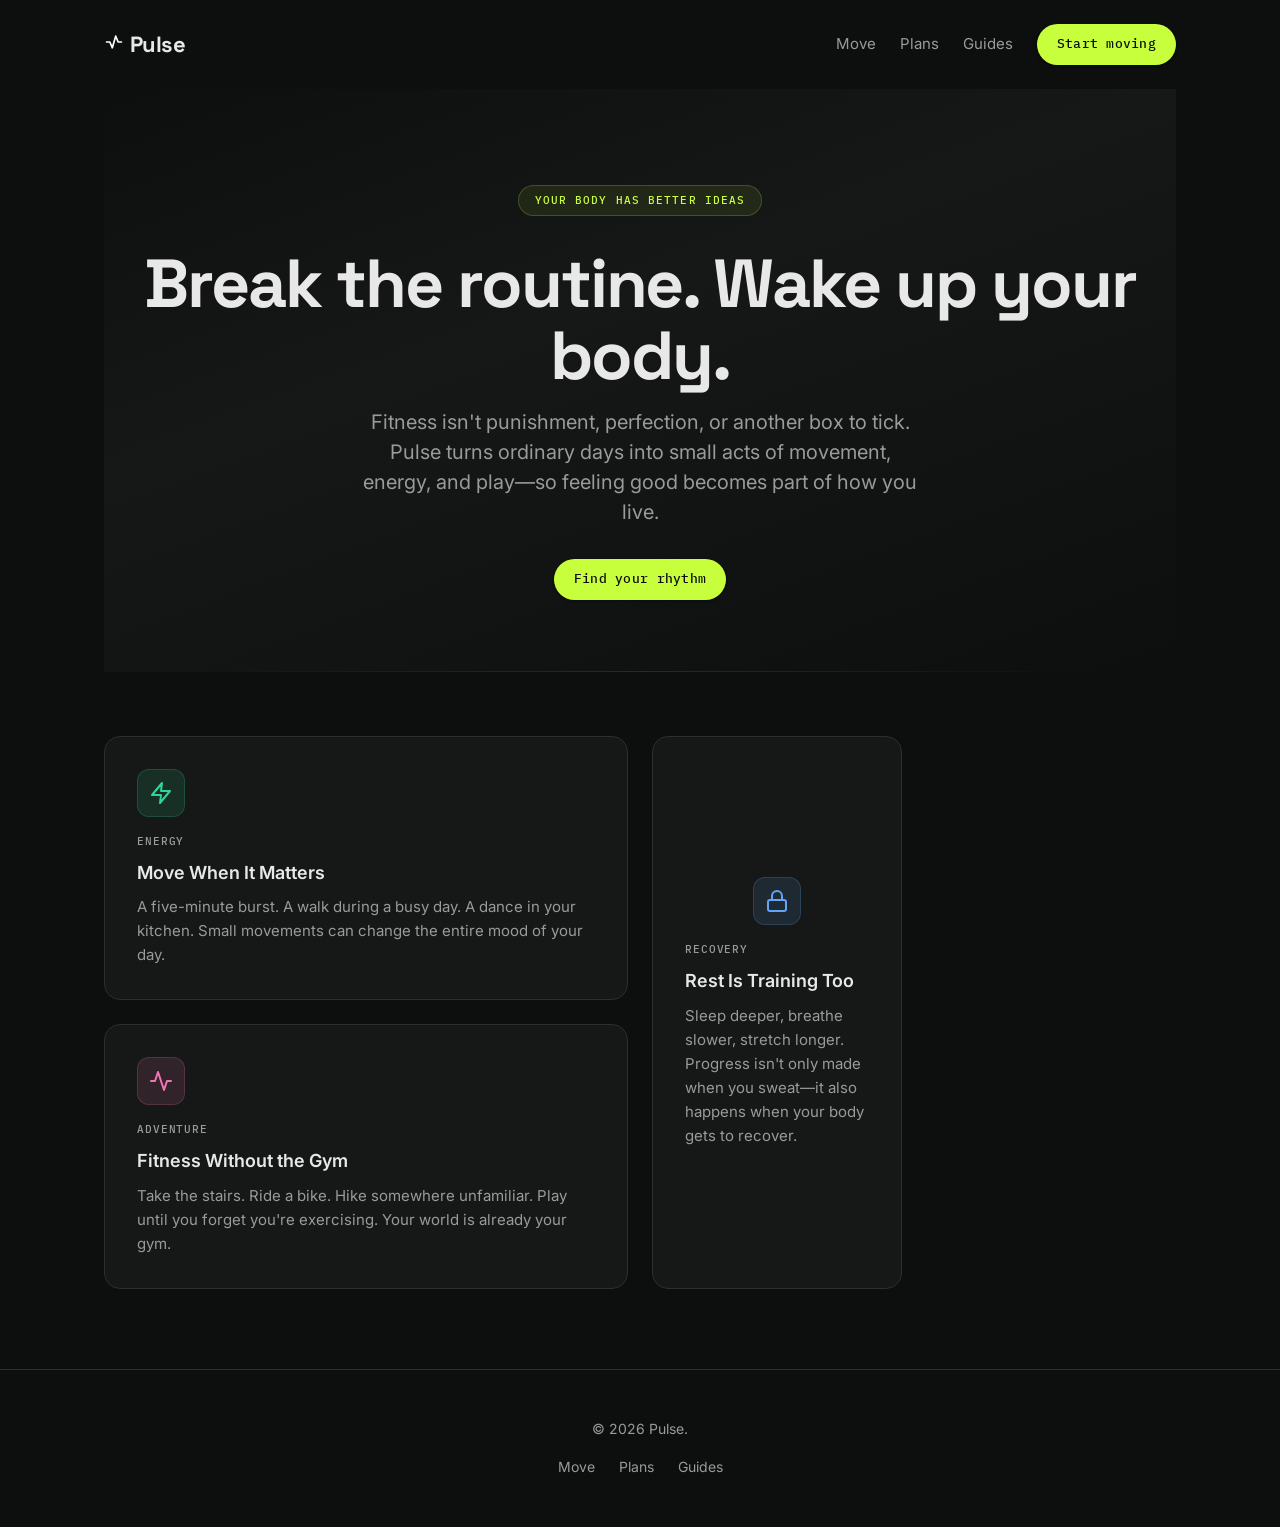
<file: median-page/index.html>
<!doctype html>
<html lang="en">
<head>
<meta charset="utf-8" />
<meta name="viewport" content="width=device-width, initial-scale=1, viewport-fit=cover" />
<title>Pulse</title>
<link rel="preconnect" href="https://fonts.googleapis.com" />
<link rel="preconnect" href="https://fonts.gstatic.com" crossorigin />
<link href="https://fonts.googleapis.com/css2?family=Space+Grotesk:wght@500;700&family=Inter:wght@400;500;600&family=IBM+Plex+Mono:wght@500&display=swap" rel="stylesheet" />
<link rel="stylesheet" href="styles.css" />
<style>
  /* --- Bento Grid (index-specific) --- */
  .features {
    display: grid;
    grid-template-columns: repeat(4, 1fr);
    grid-template-rows: auto auto;
    gap: 24px;
    padding: 64px 0 80px;
  }
  .card--speed { grid-column: span 2; text-align: left; }
  .card--secure { grid-row: span 2; display: flex; flex-direction: column; justify-content: center; }
  .card--scale { grid-column: span 2; text-align: left; }

  .card:nth-child(1) { animation: fadeUp 0.6s ease-out 0.1s both; }
  .card:nth-child(2) { animation: fadeUp 0.6s ease-out 0.2s both; }
  .card:nth-child(3) { animation: fadeUp 0.6s ease-out 0.3s both; }

  .card--speed:hover { border-color: var(--card-speed-accent); box-shadow: var(--shadow-lg), 0 0 0 1px var(--card-speed-accent); }
  .card--secure:hover { border-color: var(--card-secure-accent); box-shadow: var(--shadow-lg), 0 0 0 1px var(--card-secure-accent); }
  .card--scale:hover { border-color: var(--card-scale-accent); box-shadow: var(--shadow-lg), 0 0 0 1px var(--card-scale-accent); }

  .card:not(.card--speed):not(.card--scale) .icon { margin: 0 auto 16px; }
  .card--speed .icon { background: rgba(52, 211, 153, 0.12); border: 1px solid rgba(52, 211, 153, 0.2); }
  .card--secure .icon { background: rgba(96, 165, 250, 0.12); border: 1px solid rgba(96, 165, 250, 0.2); }
  .card--scale .icon { background: rgba(244, 114, 182, 0.12); border: 1px solid rgba(244, 114, 182, 0.2); }

  .card--speed:hover h2 { color: var(--card-speed-accent); }
  .card--secure:hover h2 { color: var(--card-secure-accent); }
  .card--scale:hover h2 { color: var(--card-scale-accent); }

  .hero { animation: fadeUp 0.8s ease-out both; }
</style>
</head>
<body>
  <div class="wrap">
    <nav>
      <a href="index.html">
        <div class="logo">
          <svg width="20px" height="20px" viewBox="0 0 24 24" xmlns="http://www.w3.org/2000/svg" fill="none"><path stroke="#ffffff" stroke-linecap="round" stroke-linejoin="round" stroke-width="2" d="M3 12h4l3 7 4-14 3 7h4"/></svg>
          Pulse
        </div>
      </a>
      <button class="menu-toggle" aria-label="Toggle menu" aria-expanded="false">
        <span></span><span></span><span></span>
      </button>
      <div class="nav-links" aria-hidden="true">
        <a href="move.html">Move</a>
        <a href="plans.html">Plans</a>
        <a href="guides.html">Guides</a>
        <a href="plans.html" class="pill">Start moving</a>
      </div>
    </nav>

    <header class="hero">
      <div class="eyebrow">Your body has better ideas</div>
      <h1>Break the routine. Wake up your body.</h1>
      <p>Fitness isn't punishment, perfection, or another box to tick. Pulse turns ordinary days into small acts of movement, energy, and play—so feeling good becomes part of how you live.</p>
      <a href="plans.html" class="pill hero-cta" aria-label="Start your wellness journey for free">Find your rhythm</a>
    </header>
  </div>

  <main>
    <section class="wrap">
      <div class="features" aria-label="Ways to move differently">
        <div class="card card--speed">
          <div class="icon">
            <svg viewBox="0 0 24 24" fill="none" stroke="var(--card-speed-accent)" stroke-width="2" stroke-linecap="round" stroke-linejoin="round"><polygon points="13 2 3 14 12 14 11 22 21 10 12 10 13 2"/></svg>
          </div>
          <span class="label">Energy</span>
          <h2>Move When It Matters</h2>
          <p>A five-minute burst. A walk during a busy day. A dance in your kitchen. Small movements can change the entire mood of your day.</p>
        </div>

        <div class="card card--secure">
          <div class="icon">
            <svg viewBox="0 0 24 24" fill="none" stroke="var(--card-secure-accent)" stroke-width="2" stroke-linecap="round" stroke-linejoin="round"><rect x="3" y="11" width="18" height="11" rx="2" ry="2"/><path d="M7 11V7a5 5 0 0 1 10 0v4"/></svg>
          </div>
          <span class="label">Recovery</span>
          <h2>Rest Is Training Too</h2>
          <p>Sleep deeper, breathe slower, stretch longer. Progress isn't only made when you sweat—it also happens when your body gets to recover.</p>
        </div>

        <div class="card card--scale">
          <div class="icon">
            <svg viewBox="0 0 24 24" fill="none" stroke="var(--card-scale-accent)" stroke-width="2" stroke-linecap="round" stroke-linejoin="round"><polyline points="22 12 18 12 15 21 9 3 6 12 2 12"/></svg>
          </div>
          <span class="label">Adventure</span>
          <h2>Fitness Without the Gym</h2>
          <p>Take the stairs. Ride a bike. Hike somewhere unfamiliar. Play until you forget you're exercising. Your world is already your gym.</p>
        </div>
      </div>
    </section>
  </main>

  <footer>
    <div class="wrap">
      <p>&copy; 2026 Pulse.</p>
      <nav>
        <a href="move.html">Move</a>
        <a href="plans.html">Plans</a>
        <a href="guides.html">Guides</a>
      </nav>
    </div>
  </footer>

  <div class="nav-overlay" aria-hidden="true"></div>
  <script src="mobile-nav.js"></script>
</body>
</html>
</file>
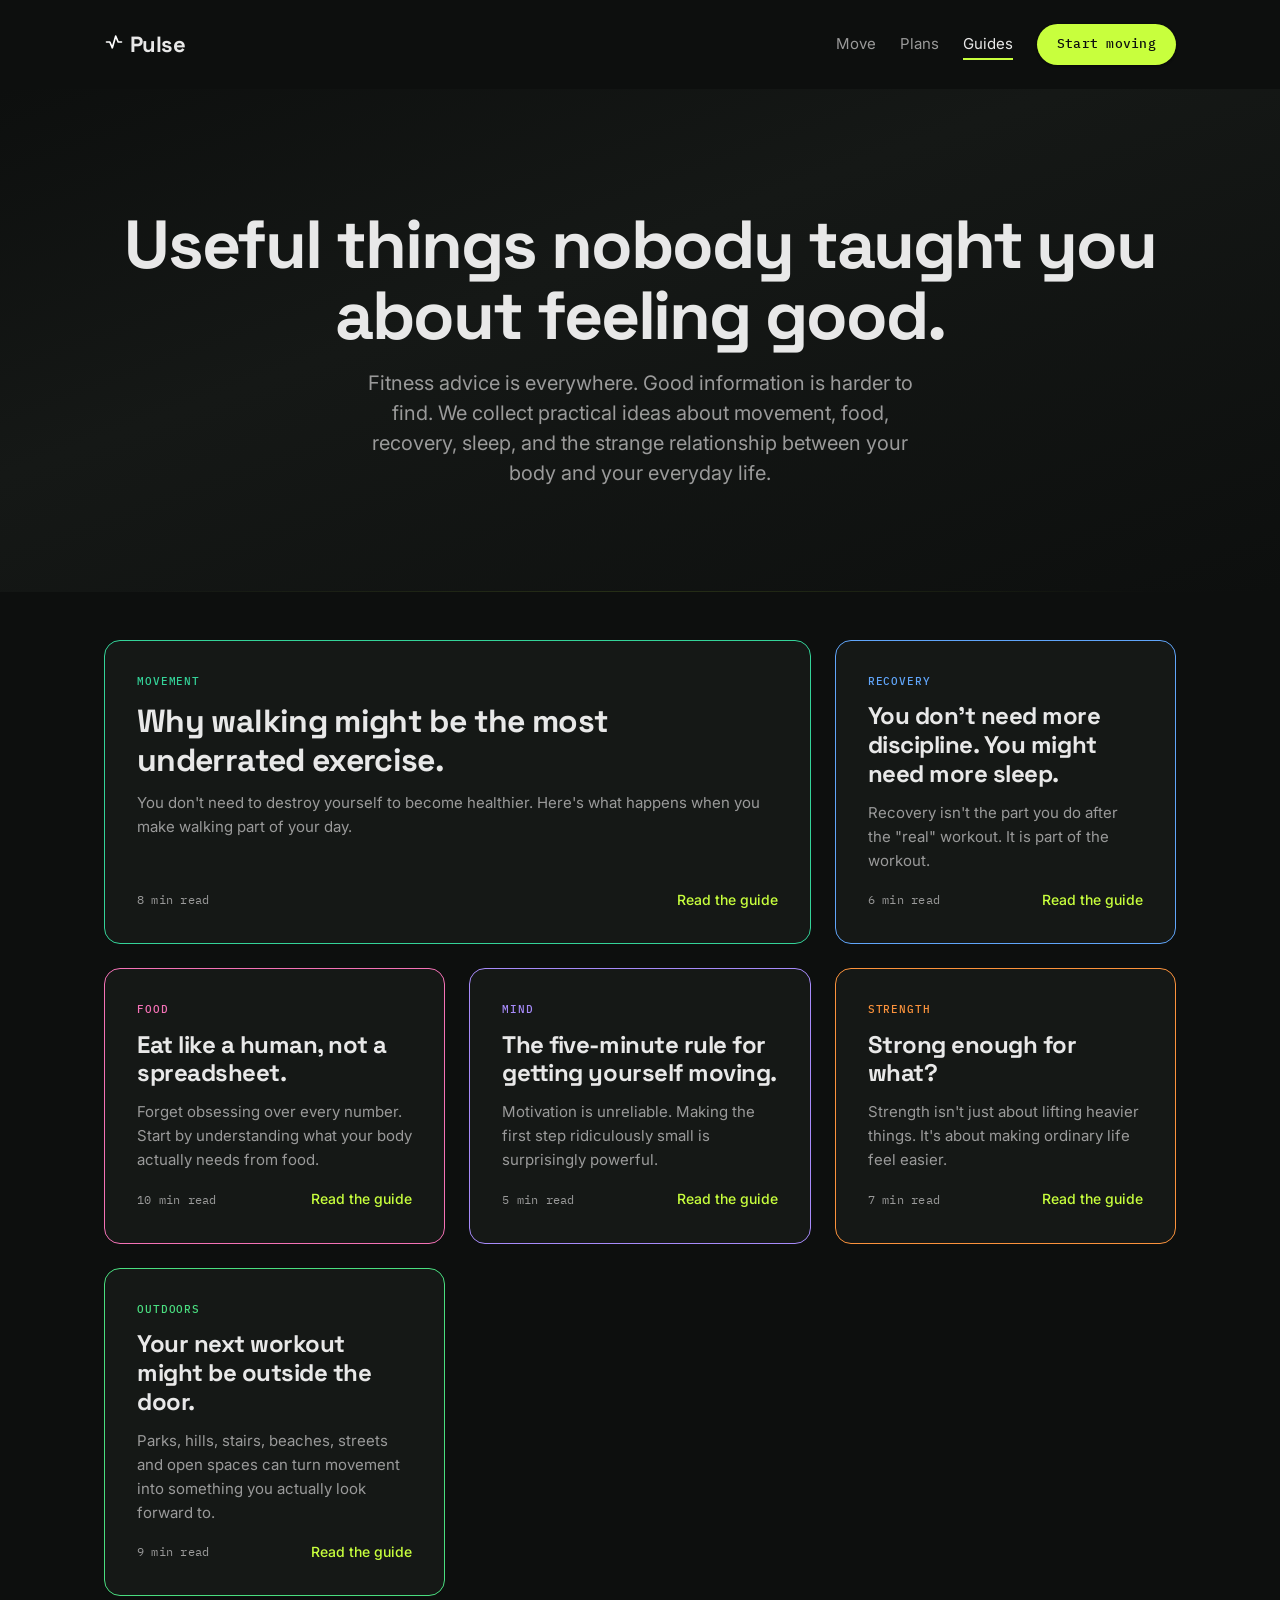
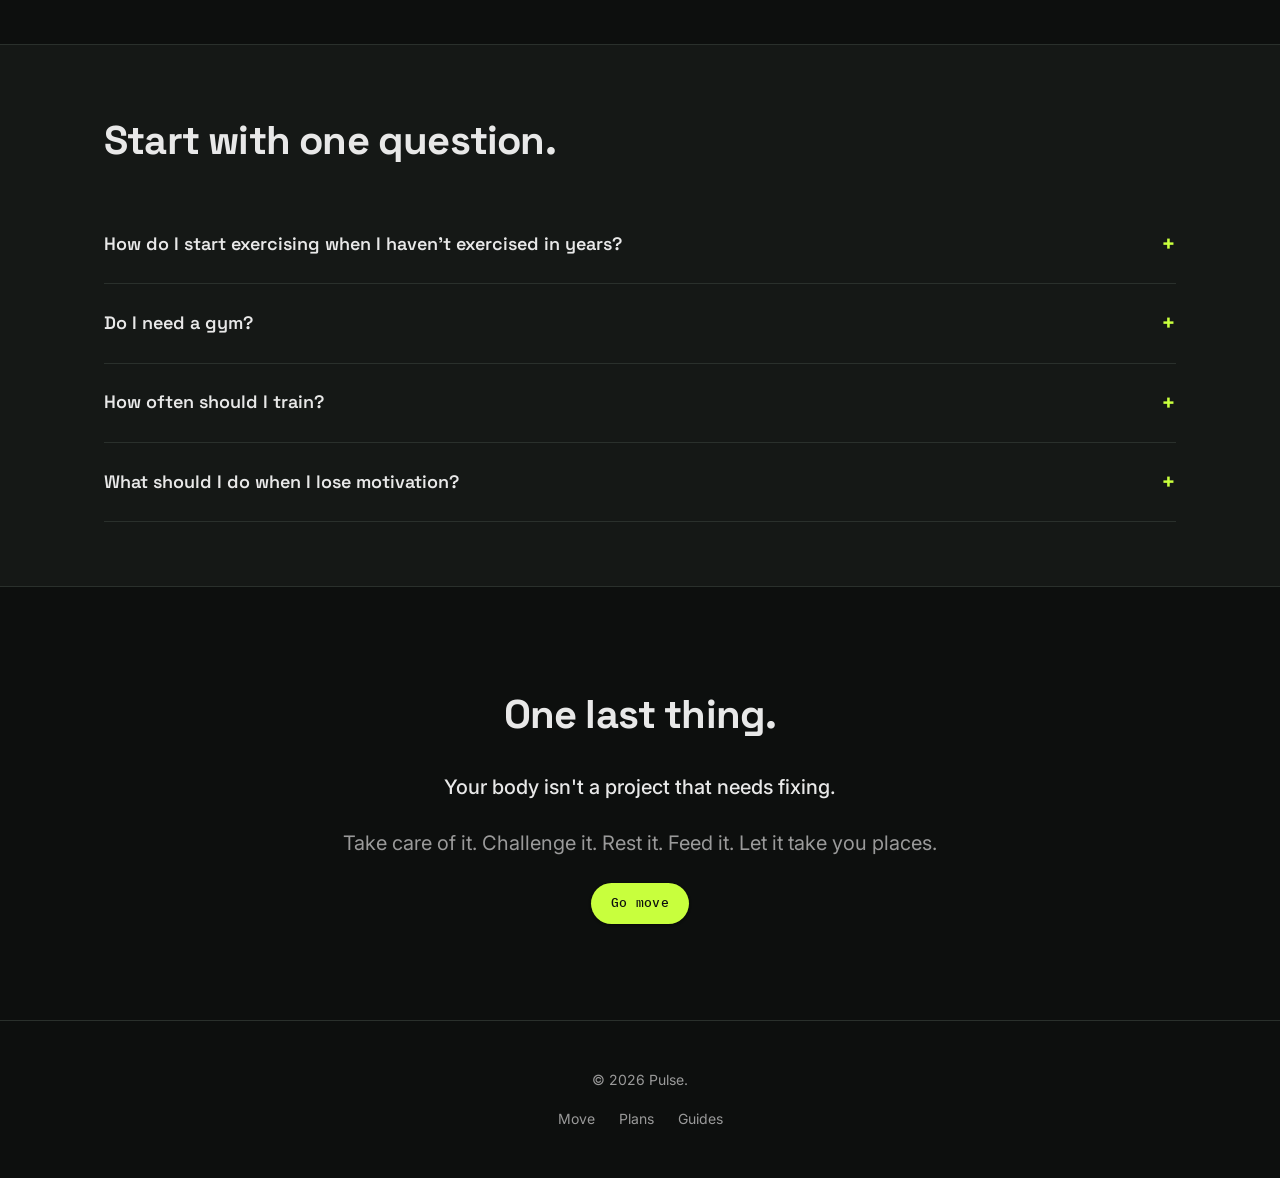
<file: median-page/guides.html>
<!doctype html>
<html lang="en">
<head>
<meta charset="utf-8" />
<meta name="viewport" content="width=device-width, initial-scale=1, viewport-fit=cover" />
<title>Guides — Pulse</title>
<link rel="preconnect" href="https://fonts.googleapis.com" />
<link rel="preconnect" href="https://fonts.gstatic.com" crossorigin />
<link href="https://fonts.googleapis.com/css2?family=Space+Grotesk:wght@500;700&family=Inter:wght@400;500;600&family=IBM+Plex+Mono:wght@500&display=swap" rel="stylesheet" />
<link rel="stylesheet" href="styles.css" />
<style>
  /* --- Guides Grid --- */
  .guides-grid {
    display: grid;
    grid-template-columns: repeat(3, 1fr);
    gap: 24px;
    padding: 48px 0;
  }
  .guide-card {
    background: var(--card);
    border: 1px solid var(--border);
    border-radius: 16px;
    padding: 32px;
    transition: transform 0.25s ease, box-shadow 0.25s ease, border-color 0.25s ease;
    position: relative;
    overflow: hidden;
    display: flex;
    flex-direction: column;
  }
  .guide-card::before {
    content: '';
    position: absolute;
    top: 0;
    left: 0;
    right: 0;
    height: 1px;
    background: linear-gradient(90deg, transparent, var(--border-accent), transparent);
    opacity: 0;
    transition: opacity 0.25s ease;
  }
  .guide-card:hover::before { opacity: 1; }
  .guide-card:hover { transform: translateY(-2px); box-shadow: var(--shadow-lg); }
  .guide-card--featured { grid-column: span 2; }

  .guide-card--movement { border-color: var(--card-movement-accent); }
  .guide-card--movement:hover { box-shadow: var(--shadow-lg), 0 0 0 1px var(--card-movement-accent); }
  .guide-card--movement .guide-card__category { color: var(--card-movement-accent); }
  .guide-card--recovery { border-color: var(--card-recovery-accent); }
  .guide-card--recovery:hover { box-shadow: var(--shadow-lg), 0 0 0 1px var(--card-recovery-accent); }
  .guide-card--recovery .guide-card__category { color: var(--card-recovery-accent); }
  .guide-card--food { border-color: var(--card-food-accent); }
  .guide-card--food:hover { box-shadow: var(--shadow-lg), 0 0 0 1px var(--card-food-accent); }
  .guide-card--food .guide-card__category { color: var(--card-food-accent); }
  .guide-card--mind { border-color: var(--card-mind-accent); }
  .guide-card--mind:hover { box-shadow: var(--shadow-lg), 0 0 0 1px var(--card-mind-accent); }
  .guide-card--mind .guide-card__category { color: var(--card-mind-accent); }
  .guide-card--strength { border-color: var(--card-strength-accent); }
  .guide-card--strength:hover { box-shadow: var(--shadow-lg), 0 0 0 1px var(--card-strength-accent); }
  .guide-card--strength .guide-card__category { color: var(--card-strength-accent); }
  .guide-card--outdoors { border-color: var(--card-outdoors-accent); }
  .guide-card--outdoors:hover { box-shadow: var(--shadow-lg), 0 0 0 1px var(--card-outdoors-accent); }
  .guide-card--outdoors .guide-card__category { color: var(--card-outdoors-accent); }

  .guide-card__category {
    font-family: 'IBM Plex Mono', monospace;
    font-size: 11px;
    font-weight: 500;
    letter-spacing: 0.08em;
    text-transform: uppercase;
    margin-bottom: 12px;
    display: block;
  }
  .guide-card__title {
    font-family: 'Space Grotesk', sans-serif;
    font-size: 1.5rem;
    font-weight: 700;
    letter-spacing: -0.02em;
    color: var(--ink);
    margin-bottom: 12px;
    line-height: 1.2;
  }
  .guide-card--featured .guide-card__title { font-size: clamp(1.5rem, 3vw, 2rem); }
  .guide-card__excerpt { color: var(--muted); font-size: 15px; line-height: 1.6; margin-bottom: 16px; flex-grow: 1; }
  .guide-card__meta { display: flex; justify-content: space-between; align-items: center; margin-top: auto; }
  .guide-card__readtime { font-family: 'IBM Plex Mono', monospace; font-size: 12px; color: var(--muted); letter-spacing: 0.02em; }
  .guide-card__link { color: var(--accent); text-decoration: none; font-size: 14px; font-weight: 500; transition: color 0.2s; }
  .guide-card__link:hover { color: var(--accent-dim); }
  .guide-card__link:focus-visible { outline: 2px solid var(--accent); outline-offset: 2px; }

  /* --- FAQ Section --- */
  .faq-section {
    padding: 64px 0;
    background: var(--surface);
    border-top: 1px solid var(--border);
    border-bottom: 1px solid var(--border);
  }
  .faq-section h2 {
    font-family: 'Space Grotesk', sans-serif;
    font-size: clamp(1.75rem, 4vw, 2.5rem);
    font-weight: 700;
    letter-spacing: -0.02em;
    color: var(--ink);
    margin-bottom: 32px;
  }
  .faq-item { border-bottom: 1px solid var(--border); }
  .faq-item summary {
    font-family: 'Space Grotesk', sans-serif;
    font-size: 1.125rem;
    font-weight: 600;
    color: var(--ink);
    padding: 20px 0;
    cursor: pointer;
    list-style: none;
    display: flex;
    justify-content: space-between;
    align-items: center;
    transition: color 0.2s;
  }
  .faq-item summary::-webkit-details-marker { display: none; }
  .faq-item summary::after { content: '+'; font-size: 1.5rem; color: var(--accent); transition: transform 0.3s ease; }
  .faq-item[open] summary::after { transform: rotate(45deg); }
  .faq-item summary:hover { color: var(--accent); }
  .faq-item__answer { padding: 0 0 20px; color: var(--muted); line-height: 1.6; }

  /* --- Closing Section --- */
  .closing-section { padding: 96px 0; text-align: center; }
  .closing-section h2 {
    font-family: 'Space Grotesk', sans-serif;
    font-size: clamp(1.75rem, 4vw, 2.5rem);
    font-weight: 700;
    letter-spacing: -0.02em;
    color: var(--ink);
    margin-bottom: 24px;
  }
  .closing-section p {
    color: var(--muted);
    font-size: clamp(1rem, 2vw, 1.25rem);
    max-width: 600px;
    margin: 0 auto 24px;
    line-height: 1.6;
  }
  .closing-section .highlight { color: var(--ink); font-weight: 500; }

  /* --- Responsive (page-specific) --- */
  @media (max-width: 1024px) {
    .guides-grid { grid-template-columns: repeat(2, 1fr); }
    .guide-card--featured { grid-column: span 2; }
  }
  @media (max-width: 768px) {
    .guides-grid { grid-template-columns: 1fr; }
    .guide-card--featured { grid-column: span 1; }
    .faq-section, .closing-section { padding: 64px 0; }
  }
</style>
</head>
<body>
  <div class="wrap">
    <nav>
      <a href="index.html">
        <div class="logo">
          <svg width="20px" height="20px" viewBox="0 0 24 24" xmlns="http://www.w3.org/2000/svg" fill="none">
            <path stroke="#ffffff" stroke-linecap="round" stroke-linejoin="round" stroke-width="2" d="M3 12h4l3 7 4-14 3 7h4"/>
          </svg>
          Pulse
        </div>
      </a>
      <button class="menu-toggle" aria-label="Toggle menu" aria-expanded="false">
        <span></span><span></span><span></span>
      </button>
      <div class="nav-links" aria-hidden="true">
        <a href="move.html">Move</a>
        <a href="plans.html">Plans</a>
        <a href="guides.html" aria-current="page">Guides</a>
        <a href="plans.html" class="pill">Start moving</a>
      </div>
    </nav>
  </div>

  <main>
    <header class="hero">
      <div class="wrap">
        <h1>Useful things nobody taught you about feeling good.</h1>
        <p>Fitness advice is everywhere. Good information is harder to find. We collect practical ideas about movement, food, recovery, sleep, and the strange relationship between your body and your everyday life.</p>
      </div>
    </header>

    <section class="wrap">
      <div class="guides-grid">
        <article class="guide-card guide-card--movement guide-card--featured">
          <span class="guide-card__category">Movement</span>
          <h2 class="guide-card__title">Why walking might be the most underrated exercise.</h2>
          <p class="guide-card__excerpt">You don't need to destroy yourself to become healthier. Here's what happens when you make walking part of your day.</p>
          <div class="guide-card__meta">
            <span class="guide-card__readtime">8 min read</span>
            <a href="#" class="guide-card__link">Read the guide</a>
          </div>
        </article>
        <article class="guide-card guide-card--recovery">
          <span class="guide-card__category">Recovery</span>
          <h2 class="guide-card__title">You don't need more discipline. You might need more sleep.</h2>
          <p class="guide-card__excerpt">Recovery isn't the part you do after the "real" workout. It is part of the workout.</p>
          <div class="guide-card__meta">
            <span class="guide-card__readtime">6 min read</span>
            <a href="#" class="guide-card__link">Read the guide</a>
          </div>
        </article>
        <article class="guide-card guide-card--food">
          <span class="guide-card__category">Food</span>
          <h2 class="guide-card__title">Eat like a human, not a spreadsheet.</h2>
          <p class="guide-card__excerpt">Forget obsessing over every number. Start by understanding what your body actually needs from food.</p>
          <div class="guide-card__meta">
            <span class="guide-card__readtime">10 min read</span>
            <a href="#" class="guide-card__link">Read the guide</a>
          </div>
        </article>
        <article class="guide-card guide-card--mind">
          <span class="guide-card__category">Mind</span>
          <h2 class="guide-card__title">The five-minute rule for getting yourself moving.</h2>
          <p class="guide-card__excerpt">Motivation is unreliable. Making the first step ridiculously small is surprisingly powerful.</p>
          <div class="guide-card__meta">
            <span class="guide-card__readtime">5 min read</span>
            <a href="#" class="guide-card__link">Read the guide</a>
          </div>
        </article>
        <article class="guide-card guide-card--strength">
          <span class="guide-card__category">Strength</span>
          <h2 class="guide-card__title">Strong enough for what?</h2>
          <p class="guide-card__excerpt">Strength isn't just about lifting heavier things. It's about making ordinary life feel easier.</p>
          <div class="guide-card__meta">
            <span class="guide-card__readtime">7 min read</span>
            <a href="#" class="guide-card__link">Read the guide</a>
          </div>
        </article>
        <article class="guide-card guide-card--outdoors">
          <span class="guide-card__category">Outdoors</span>
          <h2 class="guide-card__title">Your next workout might be outside the door.</h2>
          <p class="guide-card__excerpt">Parks, hills, stairs, beaches, streets and open spaces can turn movement into something you actually look forward to.</p>
          <div class="guide-card__meta">
            <span class="guide-card__readtime">9 min read</span>
            <a href="#" class="guide-card__link">Read the guide</a>
          </div>
        </article>
      </div>
    </section>

    <section class="faq-section">
      <div class="wrap">
        <h2>Start with one question.</h2>
        <details class="faq-item">
          <summary>How do I start exercising when I haven't exercised in years?</summary>
          <p class="faq-item__answer">Start smaller than you think you need to. Walk, stretch, explore basic movements, and gradually increase the amount of activity your body can comfortably handle.</p>
        </details>
        <details class="faq-item">
          <summary>Do I need a gym?</summary>
          <p class="faq-item__answer">No. A gym can be useful, but strength, mobility, endurance, and general movement can be developed in many different environments.</p>
        </details>
        <details class="faq-item">
          <summary>How often should I train?</summary>
          <p class="faq-item__answer">There isn't one schedule that works for everyone. Your available time, experience, goals, recovery, and current fitness level all matter.</p>
        </details>
        <details class="faq-item">
          <summary>What should I do when I lose motivation?</summary>
          <p class="faq-item__answer">Make the next action smaller. Put on your shoes. Walk for five minutes. Stretch while listening to a song. You don't have to feel motivated before you begin.</p>
        </details>
      </div>
    </section>

    <section class="closing-section">
      <div class="wrap">
        <h2>One last thing.</h2>
        <p class="highlight">Your body isn't a project that needs fixing.</p>
        <p>Take care of it. Challenge it. Rest it. Feed it. Let it take you places.</p>
        <a href="move.html" class="pill">Go move</a>
      </div>
    </section>
  </main>

  <footer>
    <div class="wrap">
      <p>&copy; 2026 Pulse.</p>
      <nav>
        <a href="move.html">Move</a>
        <a href="plans.html">Plans</a>
        <a href="guides.html">Guides</a>
      </nav>
    </div>
  </footer>

  <div class="nav-overlay" aria-hidden="true"></div>
  <script src="mobile-nav.js"></script>
</body>
</html>
</file>
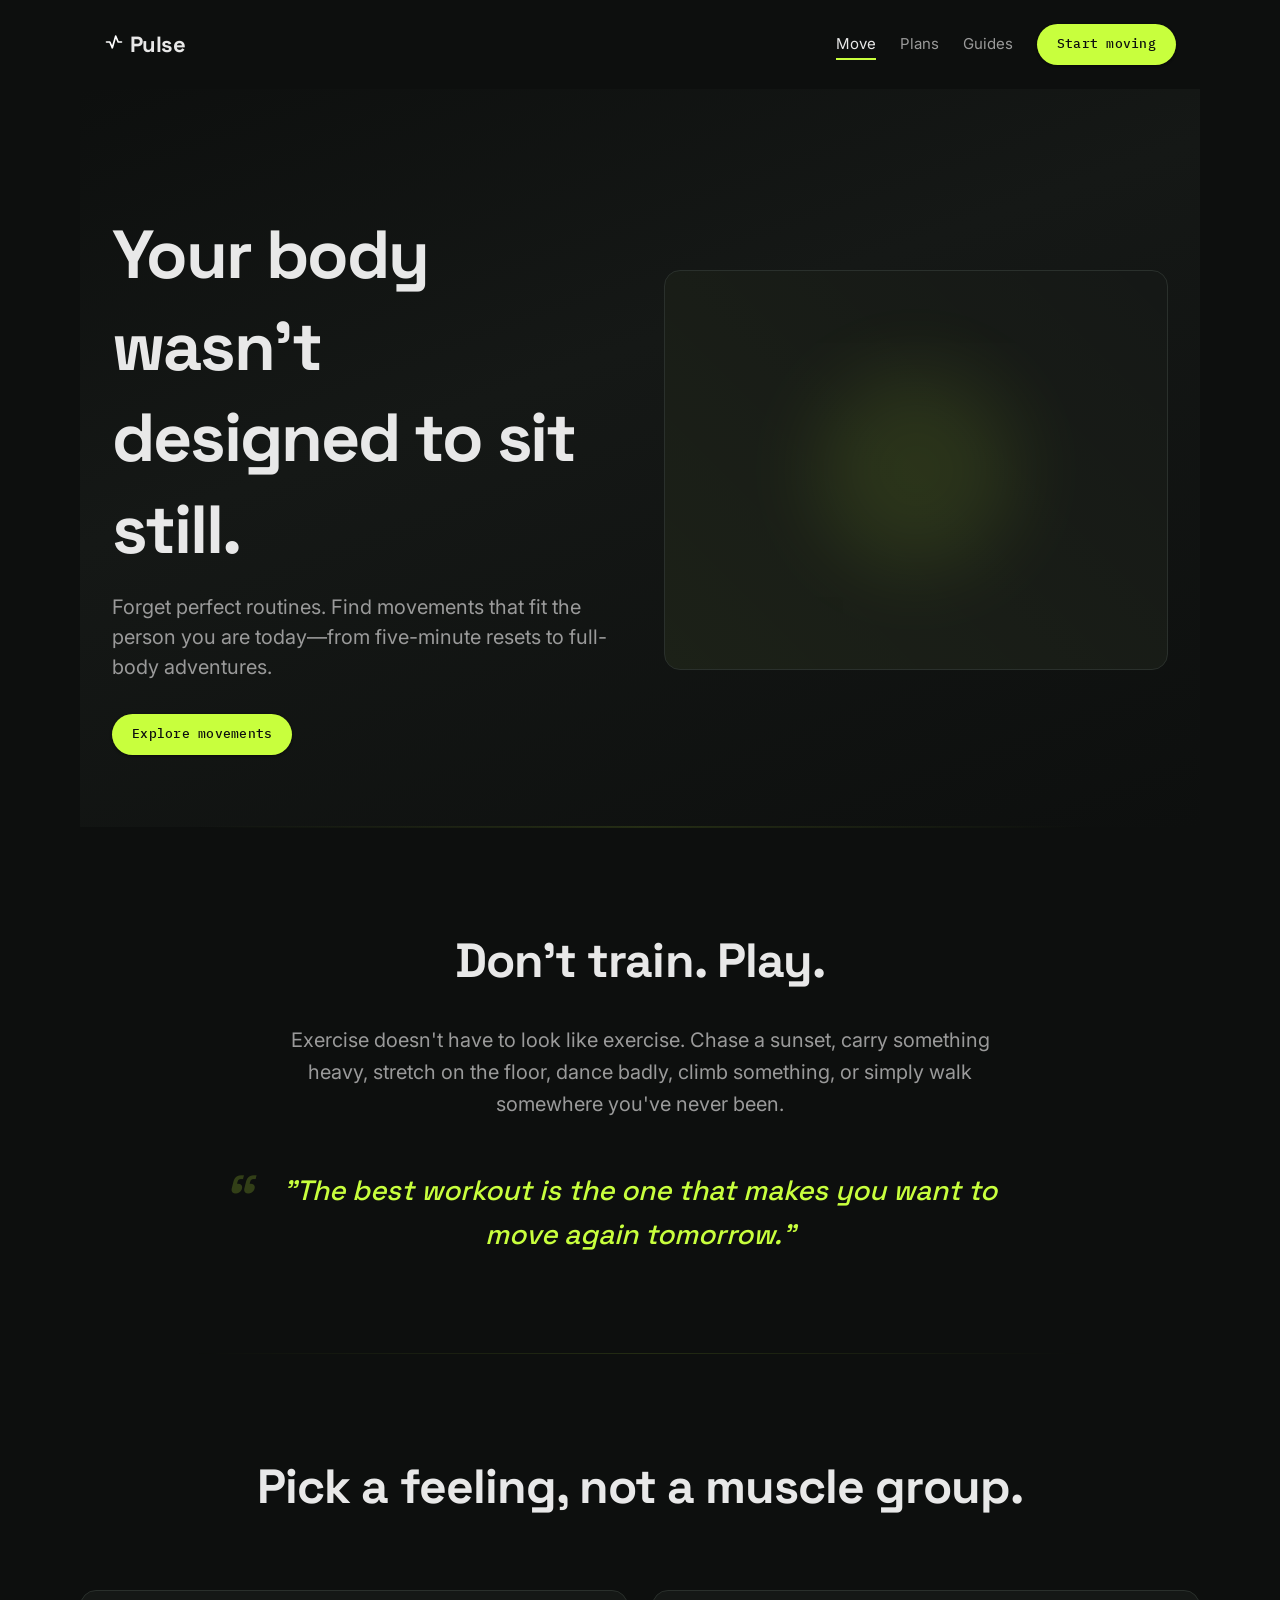
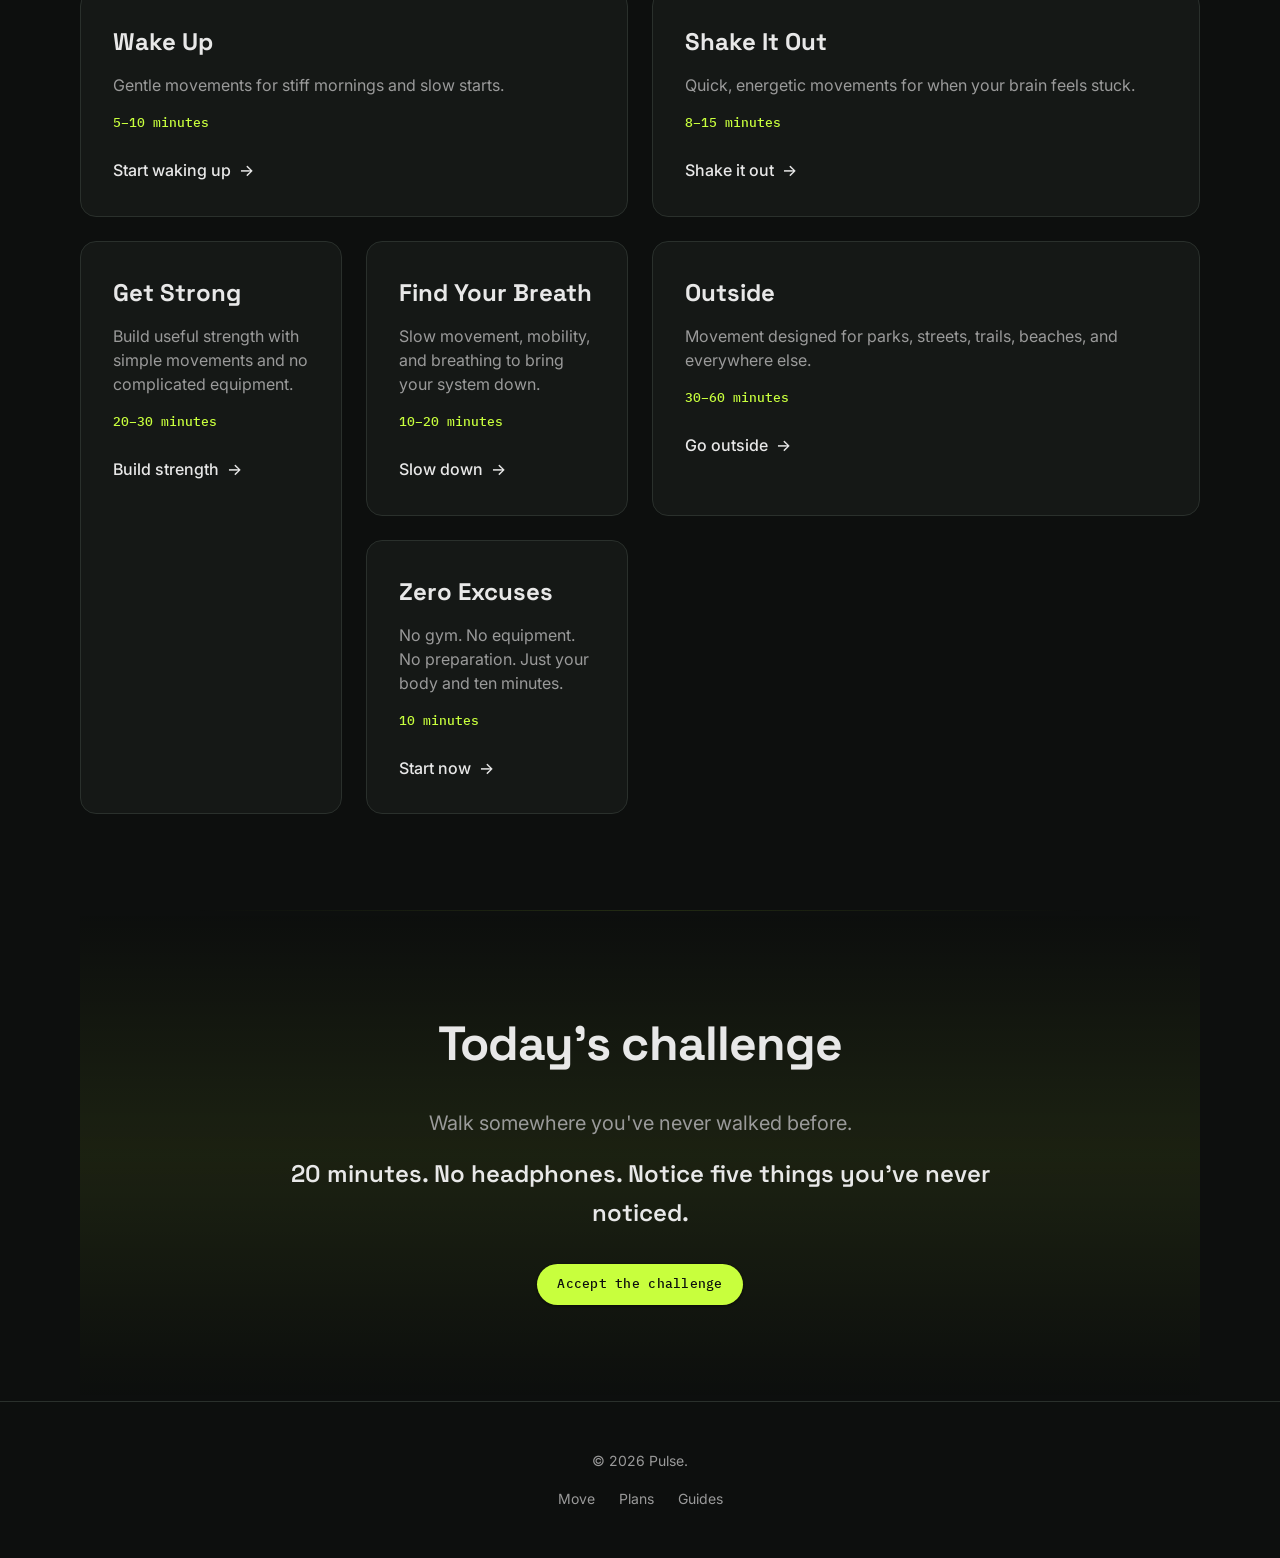
<file: median-page/move.html>
<!doctype html>
<html lang="en">
<head>
<meta charset="utf-8" />
<meta name="viewport" content="width=device-width, initial-scale=1, viewport-fit=cover" />
<title>Move — Pulse</title>
<link rel="preconnect" href="https://fonts.googleapis.com" />
<link rel="preconnect" href="https://fonts.gstatic.com" crossorigin />
<link href="https://fonts.googleapis.com/css2?family=Space+Grotesk:wght@500;700&family=Inter:wght@400;500;600&family=IBM+Plex+Mono:wght@500&display=swap" rel="stylesheet" />
<link rel="stylesheet" href="styles.css" />
<style>
  /* --- Split Layout Hero --- */
  .hero-split {
    display: grid;
    grid-template-columns: 1fr 1fr;
    gap: 48px;
    align-items: center;
    padding: 96px 32px 72px;
    background: var(--bg-hero);
    animation: fadeUp 0.8s ease-out both;
    position: relative;
  }
  .hero-split::after {
    content: "";
    position: absolute;
    bottom: 0;
    left: 10%;
    right: 10%;
    height: 1px;
    background: var(--section-divider);
  }
  .hero-content { max-width: 560px; }
  .hero-content h1 {
    font-family: 'Space Grotesk', sans-serif;
    font-size: clamp(2.5rem, 6vw, 4.25rem);
    font-weight: 700;
    letter-spacing: -0.03em;
    line-height: 1.35;
    margin: 24px 0 16px;
    color: var(--ink);
  }
  .hero-content p {
    font-size: clamp(1rem, 2vw, 1.25rem);
    color: var(--muted);
    line-height: 1.5;
    margin-bottom: 32px;
  }
  .hero-visual {
    position: relative;
    height: 400px;
    border-radius: 16px;
    overflow: hidden;
    background: var(--surface);
    border: 1px solid var(--border);
  }
  .hero-visual::before {
    content: "";
    position: absolute;
    inset: 0;
    background: linear-gradient(45deg, var(--accent-subtle), transparent);
    opacity: 0.5;
  }
  .hero-visual::after {
    content: "";
    position: absolute;
    top: 50%;
    left: 50%;
    transform: translate(-50%, -50%);
    width: 200px;
    height: 200px;
    border-radius: 50%;
    background: var(--accent);
    opacity: 0.1;
    filter: blur(40px);
  }

  /* --- Philosophy Section --- */
  .philosophy {
    padding: 96px 0;
    text-align: center;
    position: relative;
  }
  .philosophy::before {
    content: "";
    position: absolute;
    top: 0;
    left: 10%;
    right: 10%;
    height: 1px;
    background: var(--section-divider);
  }
  .philosophy h2 {
    font-family: 'Space Grotesk', sans-serif;
    font-size: clamp(2rem, 4vw, 3rem);
    font-weight: 700;
    letter-spacing: -0.02em;
    margin-bottom: 24px;
    color: var(--ink);
  }
  .philosophy p {
    font-size: clamp(1rem, 2vw, 1.25rem);
    color: var(--muted);
    max-width: 700px;
    margin: 0 auto 48px;
    line-height: 1.6;
  }
  .philosophy blockquote {
    font-family: 'Space Grotesk', sans-serif;
    font-size: clamp(1.25rem, 3vw, 1.75rem);
    font-weight: 500;
    font-style: italic;
    color: var(--accent);
    max-width: 800px;
    margin: 0 auto;
    position: relative;
    padding: 0 24px;
  }
  .philosophy blockquote::before {
    content: '\201C';
    position: absolute;
    left: -20px;
    top: -20px;
    font-size: 4rem;
    color: var(--accent);
    opacity: 0.2;
    font-family: 'Space Grotesk', sans-serif;
  }

  /* --- Movement Library Bento Grid --- */
  .movement-library {
    padding: 96px 0;
    position: relative;
  }
  .movement-library::before {
    content: "";
    position: absolute;
    top: 0;
    left: 10%;
    right: 10%;
    height: 1px;
    background: var(--section-divider);
  }
  .section-header { text-align: center; margin-bottom: 64px; }
  .section-header h2 {
    font-family: 'Space Grotesk', sans-serif;
    font-size: clamp(2rem, 4vw, 3rem);
    font-weight: 700;
    letter-spacing: -0.02em;
    color: var(--ink);
  }

  .bento-grid {
    display: grid;
    grid-template-columns: repeat(4, 1fr);
    grid-template-rows: repeat(2, auto);
    gap: 24px;
  }
  .bento-card {
    background: var(--surface);
    border-radius: 16px;
    padding: 32px;
    border: 1px solid var(--border);
    transition: transform 0.3s ease, box-shadow 0.3s ease, border-color 0.3s ease;
    position: relative;
    overflow: hidden;
  }
  .bento-card::before {
    content: "";
    position: absolute;
    top: 0;
    left: 0;
    right: 0;
    height: 2px;
    background: linear-gradient(90deg, transparent, var(--accent), transparent);
    opacity: 0;
    transition: opacity 0.3s ease;
  }
  .bento-card:hover {
    transform: translateY(-4px);
    box-shadow: var(--shadow-lg);
    border-color: var(--border-accent);
  }
  .bento-card:hover::before { opacity: 1; }
  .bento-card h3 {
    font-family: 'Space Grotesk', sans-serif;
    font-size: 1.5rem;
    font-weight: 700;
    margin-bottom: 12px;
    color: var(--ink);
  }
  .bento-card p { color: var(--muted); font-size: 1rem; line-height: 1.5; margin-bottom: 16px; }
  .bento-card .duration {
    font-family: 'IBM Plex Mono', monospace;
    font-size: 13px;
    color: var(--accent);
    font-weight: 500;
    margin-bottom: 24px;
    display: block;
  }
  .bento-card .cta {
    display: inline-block;
    color: var(--ink);
    text-decoration: none;
    font-weight: 500;
    position: relative;
    transition: color 0.2s;
  }
  .bento-card .cta::after {
    content: "\2192";
    margin-left: 8px;
    transition: transform 0.2s;
    display: inline-block;
  }
  .bento-card .cta:hover { color: var(--accent); }
  .bento-card .cta:hover::after { transform: translateX(4px); }

  .bento-card:nth-child(1) { grid-column: span 2; }
  .bento-card:nth-child(2) { grid-column: span 2; }
  .bento-card:nth-child(3) { grid-column: span 1; grid-row: span 2; }
  .bento-card:nth-child(4) { grid-column: span 1; }
  .bento-card:nth-child(5) { grid-column: span 2; }
  .bento-card:nth-child(6) { grid-column: span 1; }

  /* --- Challenge Section --- */
  .challenge {
    padding: 96px 0;
    text-align: center;
    position: relative;
    background: linear-gradient(180deg, transparent, var(--accent-subtle), transparent);
  }
  .challenge::before {
    content: "";
    position: absolute;
    top: 0;
    left: 10%;
    right: 10%;
    height: 1px;
    background: var(--section-divider);
  }
  .challenge h2 {
    font-family: 'Space Grotesk', sans-serif;
    font-size: clamp(2rem, 4vw, 3rem);
    font-weight: 700;
    letter-spacing: -0.02em;
    margin-bottom: 24px;
    color: var(--ink);
  }
  .challenge p {
    font-size: clamp(1rem, 2vw, 1.25rem);
    color: var(--muted);
    max-width: 700px;
    margin: 0 auto 16px;
    line-height: 1.6;
  }
  .challenge .highlight {
    font-family: 'Space Grotesk', sans-serif;
    font-size: clamp(1.25rem, 3vw, 1.5rem);
    font-weight: 600;
    color: var(--ink);
    margin-bottom: 32px;
  }

  /* --- Responsive (page-specific) --- */
  @media (max-width: 1024px) {
    .hero-split { grid-template-columns: 1fr; gap: 48px; text-align: center; padding: 72px 0 48px; }
    .hero-content { max-width: 100%; }
    .hero-visual { height: 300px; margin: 0 auto; max-width: 500px; }
    .bento-grid { grid-template-columns: repeat(2, 1fr); }
    .bento-card:nth-child(1),
    .bento-card:nth-child(2),
    .bento-card:nth-child(3),
    .bento-card:nth-child(4),
    .bento-card:nth-child(5),
    .bento-card:nth-child(6) { grid-column: span 1; grid-row: span 1; }
    .bento-card:nth-child(3) { grid-row: span 1; }
  }
  @media (max-width: 768px) {
    .hero-content h1 { font-size: clamp(2rem, 8vw, 3rem); }
    .bento-grid { grid-template-columns: 1fr; }
    .movement-library, .challenge { padding: 64px 0; }
  }
  @media (max-width: 480px) {
    .philosophy blockquote { font-size: 1.25rem; }
  }
</style>
</head>
<body>
  <div class="wrap">
    <nav>
      <a href="index.html">
        <div class="logo">
          <svg width="20px" height="20px" viewBox="0 0 24 24" xmlns="http://www.w3.org/2000/svg" fill="none">
            <path stroke="#ffffff" stroke-linecap="round" stroke-linejoin="round" stroke-width="2" d="M3 12h4l3 7 4-14 3 7h4"/>
          </svg>
          Pulse
        </div>
      </a>
      <button class="menu-toggle" aria-label="Toggle menu" aria-expanded="false">
        <span></span><span></span><span></span>
      </button>
      <div class="nav-links" aria-hidden="true">
        <a href="move.html" aria-current="page">Move</a>
        <a href="plans.html">Plans</a>
        <a href="guides.html">Guides</a>
        <a href="plans.html" class="pill">Start moving</a>
      </div>
    </nav>
  </div>

  <main>
    <header class="hero-split wrap">
      <div class="hero-content">
        <h1>Your body wasn't designed to sit still.</h1>
        <p>Forget perfect routines. Find movements that fit the person you are today—from five-minute resets to full-body adventures.</p>
        <a href="#movement-library" class="pill">Explore movements</a>
      </div>
      <div class="hero-visual" aria-hidden="true"></div>
    </header>

    <section class="philosophy wrap">
      <h2>Don't train. Play.</h2>
      <p>Exercise doesn't have to look like exercise. Chase a sunset, carry something heavy, stretch on the floor, dance badly, climb something, or simply walk somewhere you've never been.</p>
      <blockquote>"The best workout is the one that makes you want to move again tomorrow."</blockquote>
    </section>

    <section class="movement-library wrap" id="movement-library">
      <div class="section-header">
        <h2>Pick a feeling, not a muscle group.</h2>
      </div>
      <div class="bento-grid">
        <article class="bento-card">
          <h3>Wake Up</h3>
          <p>Gentle movements for stiff mornings and slow starts.</p>
          <span class="duration">5–10 minutes</span>
          <a href="#" class="cta">Start waking up</a>
        </article>
        <article class="bento-card">
          <h3>Shake It Out</h3>
          <p>Quick, energetic movements for when your brain feels stuck.</p>
          <span class="duration">8–15 minutes</span>
          <a href="#" class="cta">Shake it out</a>
        </article>
        <article class="bento-card">
          <h3>Get Strong</h3>
          <p>Build useful strength with simple movements and no complicated equipment.</p>
          <span class="duration">20–30 minutes</span>
          <a href="#" class="cta">Build strength</a>
        </article>
        <article class="bento-card">
          <h3>Find Your Breath</h3>
          <p>Slow movement, mobility, and breathing to bring your system down.</p>
          <span class="duration">10–20 minutes</span>
          <a href="#" class="cta">Slow down</a>
        </article>
        <article class="bento-card">
          <h3>Outside</h3>
          <p>Movement designed for parks, streets, trails, beaches, and everywhere else.</p>
          <span class="duration">30–60 minutes</span>
          <a href="#" class="cta">Go outside</a>
        </article>
        <article class="bento-card">
          <h3>Zero Excuses</h3>
          <p>No gym. No equipment. No preparation. Just your body and ten minutes.</p>
          <span class="duration">10 minutes</span>
          <a href="#" class="cta">Start now</a>
        </article>
      </div>
    </section>

    <section class="challenge wrap">
      <h2>Today's challenge</h2>
      <p>Walk somewhere you've never walked before.</p>
      <p class="highlight">20 minutes. No headphones. Notice five things you've never noticed.</p>
      <a href="#" class="pill">Accept the challenge</a>
    </section>
  </main>

  <footer>
    <div class="wrap">
      <p>&copy; 2026 Pulse.</p>
      <nav>
        <a href="move.html">Move</a>
        <a href="plans.html">Plans</a>
        <a href="guides.html">Guides</a>
      </nav>
    </div>
  </footer>

  <div class="nav-overlay" aria-hidden="true"></div>
  <script src="mobile-nav.js"></script>
  <script>
    document.querySelectorAll('a[href^="#"]').forEach(function (anchor) {
      anchor.addEventListener('click', function (e) {
        e.preventDefault();
        var target = document.querySelector(this.getAttribute('href'));
        if (target) target.scrollIntoView({ behavior: 'smooth', block: 'start' });
      });
    });
  </script>
</body>
</html>
</file>
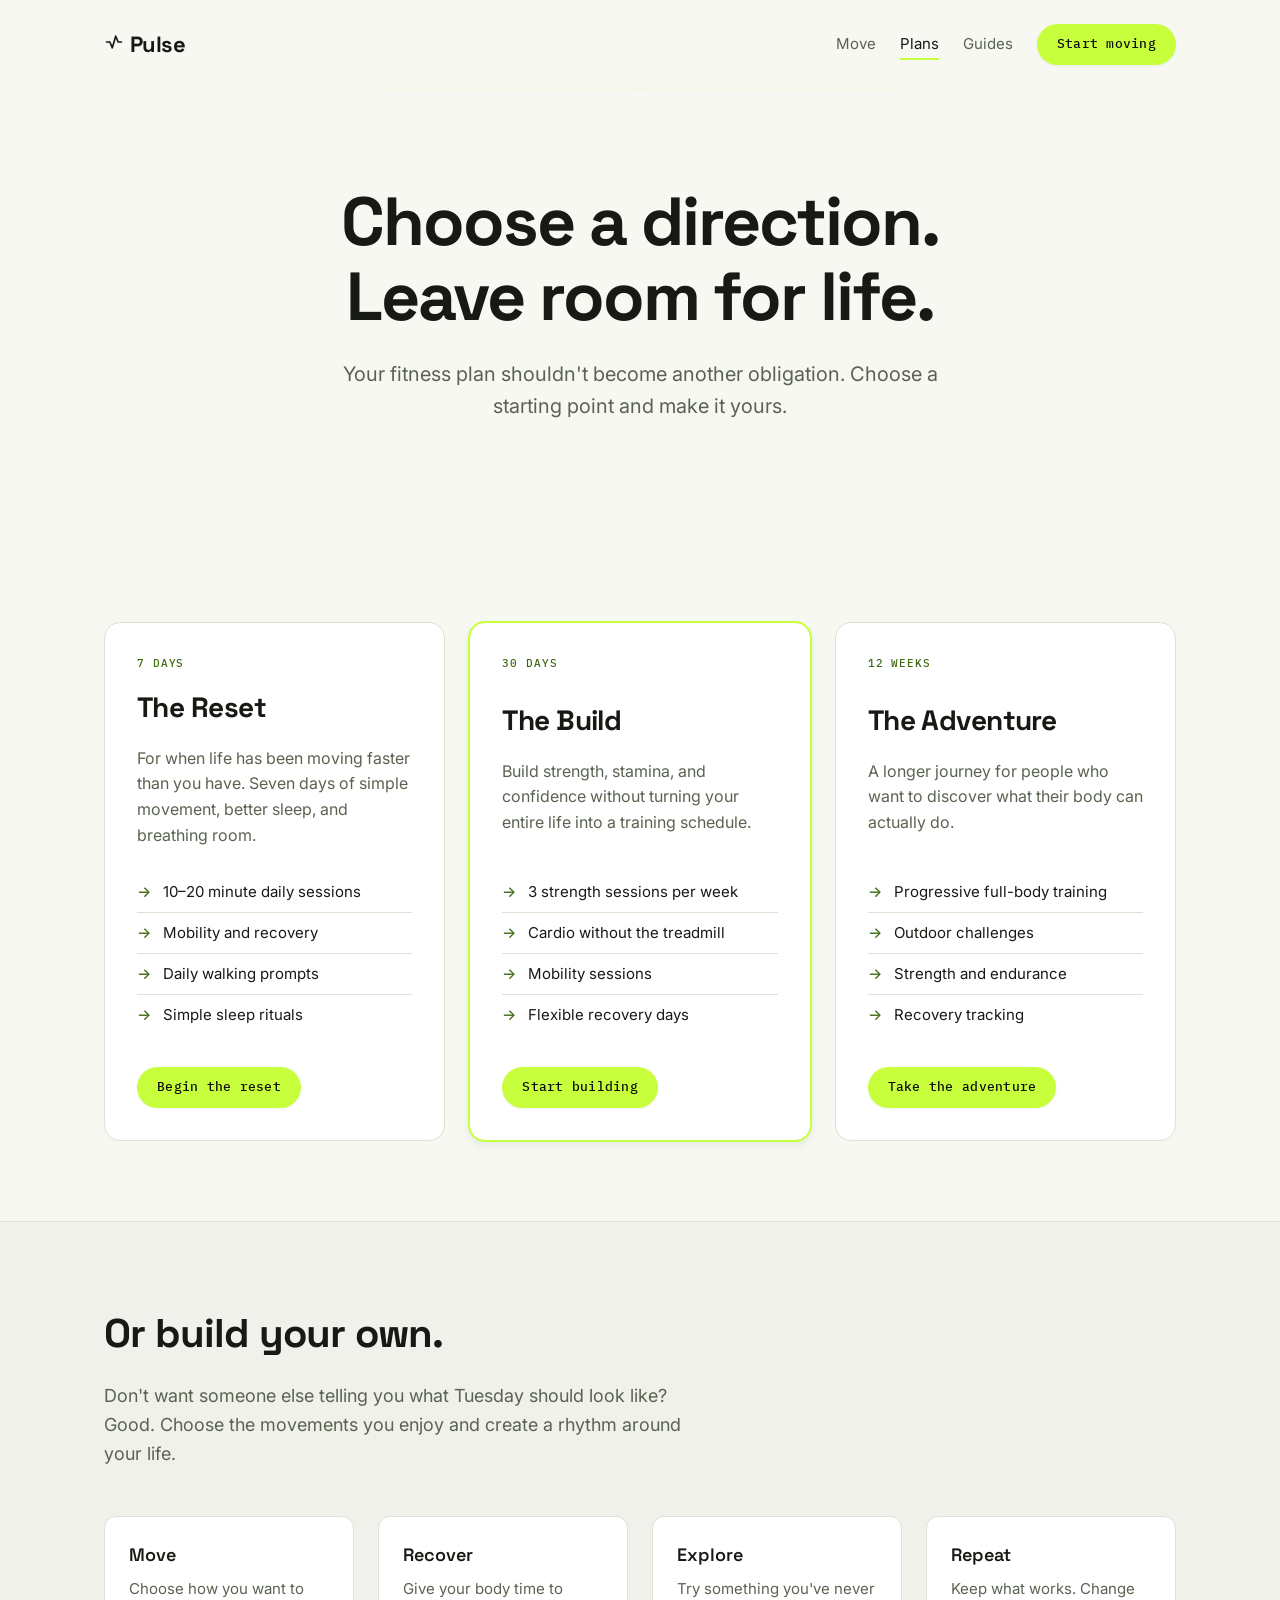
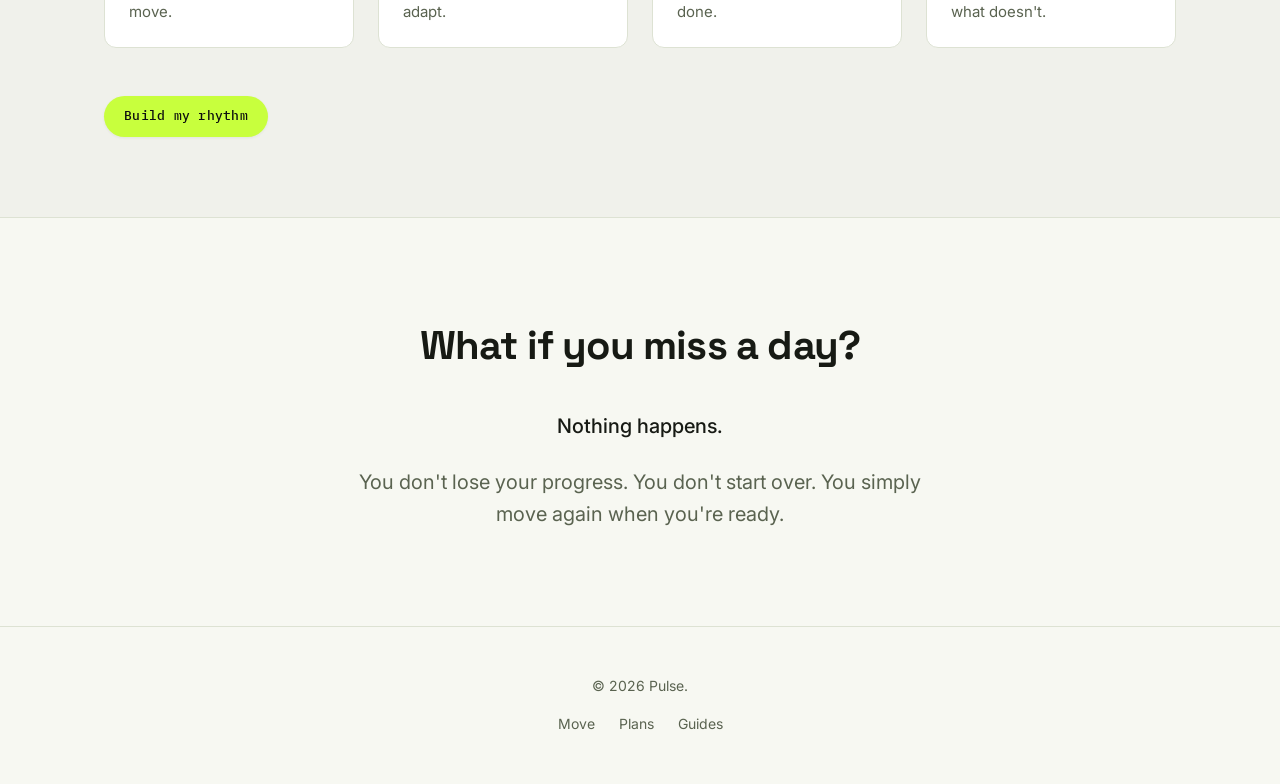
<file: median-page/plans.html>
<!doctype html>
<html lang="en">
<head>
<meta charset="utf-8" />
<meta name="viewport" content="width=device-width, initial-scale=1, viewport-fit=cover" />
<title>Plans — Pulse</title>
<link rel="preconnect" href="https://fonts.googleapis.com" />
<link rel="preconnect" href="https://fonts.gstatic.com" crossorigin />
<link href="https://fonts.googleapis.com/css2?family=Space+Grotesk:wght@500;700&family=Inter:wght@400;500;600&family=IBM+Plex+Mono:wght@500&display=swap" rel="stylesheet" />
<link rel="stylesheet" href="styles.css" />
<style>
  /* --- Light Theme Override --- */
  :root {
    --bg: #f7f8f2;
    --bg-section: #f0f1eb;
    --ink: #171a14;
    --muted: #5a6350;
    --accent: #c8ff3d;
    --accent-dim: #a3d632;
    --accent-text: #3d6b14;
    --accent-subtle: rgba(200, 255, 61, 0.08);
    --surface: #ffffff;
    --surface-raised: #f7f8f2;
    --border: #dde2d3;
    --border-accent: rgba(200, 255, 61, 0.4);
    --card: #ffffff;
    --shadow-sm: 0 1px 3px rgba(23, 26, 20, 0.06);
    --shadow-md: 0 4px 8px rgba(23, 26, 20, 0.08);
    --shadow-lg: 0 12px 28px rgba(23, 26, 20, 0.1);
    --shadow-accent: 0 4px 14px rgba(200, 255, 61, 0.25);
    --section-divider: linear-gradient(90deg, transparent, rgba(200, 255, 61, 0.15), transparent);
  }

  /* --- Hero (light variant) --- */
  .hero {
    background: var(--bg);
    padding: 96px 0 72px;
    text-align: center;
    position: relative;
    overflow: hidden;
  }
  .hero::before {
    content: "";
    position: absolute;
    top: 0;
    left: 0;
    right: 0;
    height: 1px;
    background: var(--section-divider);
  }
  .hero::after { display: none; }
  .hero .label {
    font-family: 'IBM Plex Mono', monospace;
    font-size: 11px;
    font-weight: 500;
    letter-spacing: 0.08em;
    text-transform: uppercase;
    color: var(--accent-text);
    margin-bottom: 16px;
    display: block;
  }
  .hero h1 {
    font-family: 'Space Grotesk', sans-serif;
    font-weight: 700;
    font-size: clamp(2.5rem, 6vw, 4.25rem);
    line-height: 1.1;
    letter-spacing: -0.03em;
    color: var(--ink);
    max-width: 800px;
    margin: 0 auto 24px;
  }
  .hero p {
    font-size: clamp(1rem, 2vw, 1.25rem);
    color: var(--muted);
    max-width: 600px;
    margin: 0 auto;
    line-height: 1.6;
  }

  /* --- Plan Cards --- */
  .plans-section { padding: 80px 0; }
  .plans-grid {
    display: grid;
    grid-template-columns: repeat(3, 1fr);
    gap: 24px;
    margin-top: 48px;
  }
  .plan-card {
    background: var(--surface);
    border: 1px solid var(--border);
    border-radius: 16px;
    padding: 32px;
    position: relative;
    transition: transform 0.3s ease, box-shadow 0.3s ease, border-color 0.3s ease;
    display: flex;
    flex-direction: column;
  }
  .plan-card:hover {
    transform: translateY(-4px);
    box-shadow: var(--shadow-lg);
    border-color: var(--border-accent);
  }
  .plan-card.featured {
    border-color: var(--accent);
    box-shadow: 0 0 0 1px var(--accent), var(--shadow-md);
  }
  .plan-card.featured:hover {
    box-shadow: 0 0 0 1px var(--accent), var(--shadow-lg);
  }
  .plan-card .duration {
    font-family: 'IBM Plex Mono', monospace;
    font-size: 11px;
    font-weight: 500;
    letter-spacing: 0.08em;
    text-transform: uppercase;
    color: var(--accent-text);
    margin-bottom: 12px;
  }
  .plan-card h2 {
    font-family: 'Space Grotesk', sans-serif;
    font-weight: 700;
    font-size: 1.75rem;
    letter-spacing: -0.02em;
    color: var(--ink);
    margin-bottom: 16px;
  }
  .plan-card p { color: var(--muted); line-height: 1.6; margin-bottom: 24px; flex-grow: 1; }
  .plan-card ul { list-style: none; margin-bottom: 32px; }
  .plan-card li {
    color: var(--ink);
    font-size: 15px;
    padding: 8px 0;
    border-bottom: 1px solid var(--border);
    display: flex;
    align-items: center;
    gap: 12px;
  }
  .plan-card li:last-child { border-bottom: none; }
  .plan-card li::before { content: "\2192"; color: var(--accent-text); font-weight: 500; }
  .plan-card .cta { margin-top: auto; }

  /* --- Build Your Own --- */
  .build-section {
    padding: 80px 0;
    background: var(--bg-section);
    border-top: 1px solid var(--border);
    border-bottom: 1px solid var(--border);
  }
  .build-section h2 {
    font-family: 'Space Grotesk', sans-serif;
    font-weight: 700;
    font-size: clamp(1.75rem, 4vw, 2.5rem);
    letter-spacing: -0.02em;
    color: var(--ink);
    margin-bottom: 16px;
  }
  .build-section > .wrap > p {
    color: var(--muted);
    font-size: clamp(1rem, 2vw, 1.125rem);
    max-width: 600px;
    margin-bottom: 48px;
    line-height: 1.6;
  }
  .build-grid {
    display: grid;
    grid-template-columns: repeat(4, 1fr);
    gap: 24px;
  }
  .build-item {
    padding: 24px;
    background: var(--surface);
    border: 1px solid var(--border);
    border-radius: 12px;
    transition: border-color 0.2s ease, box-shadow 0.2s ease;
  }
  .build-item:hover { border-color: var(--border-accent); box-shadow: var(--shadow-sm); }
  .build-item dt {
    font-family: 'Space Grotesk', sans-serif;
    font-weight: 600;
    font-size: 1.125rem;
    color: var(--ink);
    margin-bottom: 8px;
  }
  .build-item dd { color: var(--muted); font-size: 15px; line-height: 1.5; }

  /* --- Reassurance --- */
  .reassurance { padding: 96px 0; text-align: center; }
  .reassurance h2 {
    font-family: 'Space Grotesk', sans-serif;
    font-weight: 700;
    font-size: clamp(1.75rem, 4vw, 2.5rem);
    letter-spacing: -0.02em;
    color: var(--ink);
    margin-bottom: 32px;
  }
  .reassurance p {
    color: var(--muted);
    font-size: clamp(1rem, 2vw, 1.25rem);
    max-width: 600px;
    margin: 0 auto 24px;
    line-height: 1.6;
  }
  .reassurance p:last-of-type { margin-bottom: 0; }
  .reassurance .highlight { color: var(--ink); font-weight: 500; }

  /* --- Responsive (page-specific) --- */
  @media (max-width: 1024px) {
    .plans-grid { grid-template-columns: repeat(2, 1fr); }
    .plan-card:last-child { grid-column: span 2; }
    .build-grid { grid-template-columns: repeat(2, 1fr); }
  }
  @media (max-width: 768px) {
    .plans-grid { grid-template-columns: 1fr; }
    .plan-card:last-child { grid-column: span 1; }
    .build-grid { grid-template-columns: 1fr; }
    .hero { padding: 72px 0 56px; }
    .plans-section, .build-section, .reassurance { padding: 64px 0; }
  }
  @media (max-width: 480px) {
    .hero h1 { font-size: 2rem; }
    .plan-card h2 { font-size: 1.5rem; }
  }
</style>
</head>
<body>
  <div class="wrap">
    <nav>
      <a href="index.html">
        <div class="logo">
          <svg width="20px" height="20px" viewBox="0 0 24 24" xmlns="http://www.w3.org/2000/svg" fill="none">
            <path stroke="#171a14" stroke-linecap="round" stroke-linejoin="round" stroke-width="2" d="M3 12h4l3 7 4-14 3 7h4"/>
          </svg>
          Pulse
        </div>
      </a>
      <button class="menu-toggle" aria-label="Toggle menu" aria-expanded="false">
        <span></span><span></span><span></span>
      </button>
      <div class="nav-links" aria-hidden="true">
        <a href="move.html">Move</a>
        <a href="plans.html" aria-current="page">Plans</a>
        <a href="guides.html">Guides</a>
        <a href="plans.html" class="pill">Start moving</a>
      </div>
    </nav>
  </div>

  <main>
    <header class="hero">
      <div class="wrap">
        <h1>Choose a direction.<br />Leave room for life.</h1>
        <p>Your fitness plan shouldn't become another obligation. Choose a starting point and make it yours.</p>
      </div>
    </header>

    <section class="plans-section">
      <div class="wrap">
        <div class="plans-grid">
          <article class="plan-card">
            <p class="duration">7 Days</p>
            <h2>The Reset</h2>
            <p>For when life has been moving faster than you have. Seven days of simple movement, better sleep, and breathing room.</p>
            <ul>
              <li>10–20 minute daily sessions</li>
              <li>Mobility and recovery</li>
              <li>Daily walking prompts</li>
              <li>Simple sleep rituals</li>
            </ul>
            <div class="cta"><a href="#" class="pill">Begin the reset</a></div>
          </article>
          <article class="plan-card featured">
            <p class="duration">30 Days</p>
            <h2>The Build</h2>
            <p>Build strength, stamina, and confidence without turning your entire life into a training schedule.</p>
            <ul>
              <li>3 strength sessions per week</li>
              <li>Cardio without the treadmill</li>
              <li>Mobility sessions</li>
              <li>Flexible recovery days</li>
            </ul>
            <div class="cta"><a href="#" class="pill">Start building</a></div>
          </article>
          <article class="plan-card">
            <p class="duration">12 Weeks</p>
            <h2>The Adventure</h2>
            <p>A longer journey for people who want to discover what their body can actually do.</p>
            <ul>
              <li>Progressive full-body training</li>
              <li>Outdoor challenges</li>
              <li>Strength and endurance</li>
              <li>Recovery tracking</li>
            </ul>
            <div class="cta"><a href="#" class="pill">Take the adventure</a></div>
          </article>
        </div>
      </div>
    </section>

    <section class="build-section">
      <div class="wrap">
        <h2>Or build your own.</h2>
        <p>Don't want someone else telling you what Tuesday should look like? Good. Choose the movements you enjoy and create a rhythm around your life.</p>
        <dl class="build-grid">
          <div class="build-item"><dt>Move</dt><dd>Choose how you want to move.</dd></div>
          <div class="build-item"><dt>Recover</dt><dd>Give your body time to adapt.</dd></div>
          <div class="build-item"><dt>Explore</dt><dd>Try something you've never done.</dd></div>
          <div class="build-item"><dt>Repeat</dt><dd>Keep what works. Change what doesn't.</dd></div>
        </dl>
        <div style="margin-top: 48px"><a href="move.html" class="pill">Build my rhythm</a></div>
      </div>
    </section>

    <section class="reassurance">
      <div class="wrap">
        <h2>What if you miss a day?</h2>
        <p class="highlight">Nothing happens.</p>
        <p>You don't lose your progress. You don't start over. You simply move again when you're ready.</p>
      </div>
    </section>
  </main>

  <footer>
    <div class="wrap">
      <p>&copy; 2026 Pulse.</p>
      <nav>
        <a href="move.html">Move</a>
        <a href="plans.html">Plans</a>
        <a href="guides.html">Guides</a>
      </nav>
    </div>
  </footer>

  <div class="nav-overlay" aria-hidden="true"></div>
  <script src="mobile-nav.js"></script>
</body>
</html>
</file>
<file: median-page/styles.css>
/* ============================================
   Pulse Design System — Single Source of Truth
   ============================================ */

/* --- Design Tokens (Dark Theme) --- */
:root {
  --bg: #0d0f0e;
  --bg-hero: linear-gradient(160deg, #0d0f0e 0%, #151816 40%, #0d0f0e 100%);
  --ink: #e8e8e8;
  --muted: #9a9a9a;
  --accent: #c8ff3d;
  --accent-dim: #a3d632;
  --accent-subtle: rgba(200, 255, 61, 0.08);
  --surface: #151816;
  --surface-raised: #1a1e1c;
  --border: #2a302c;
  --border-accent: rgba(200, 255, 61, 0.2);
  --card: #151816;
  --shadow-sm: 0 1px 3px rgba(0,0,0,0.3), 0 1px 2px rgba(0,0,0,0.2);
  --shadow-md: 0 4px 12px rgba(0,0,0,0.4), 0 2px 4px rgba(0,0,0,0.2);
  --shadow-lg: 0 12px 32px rgba(0,0,0,0.5), 0 4px 8px rgba(0,0,0,0.3);
  --shadow-accent: 0 4px 20px rgba(200, 255, 61, 0.2);
  --card-speed-accent: #34d399;
  --card-speed-glow: rgba(52, 211, 153, 0.15);
  --card-secure-accent: #60a5fa;
  --card-secure-glow: rgba(96, 165, 250, 0.15);
  --card-scale-accent: #f472b6;
  --card-scale-glow: rgba(244, 114, 182, 0.15);
  --card-movement-accent: #34d399;
  --card-recovery-accent: #60a5fa;
  --card-food-accent: #f472b6;
  --card-mind-accent: #a78bfa;
  --card-strength-accent: #fb923c;
  --card-outdoors-accent: #4ade80;
  --section-divider: linear-gradient(90deg, transparent, rgba(200, 255, 61, 0.12), transparent);
}

/* --- Reset --- */
*, *::before, *::after { box-sizing: border-box; margin: 0; padding: 0; }

/* --- Base --- */
body {
  font-family: 'Inter', -apple-system, system-ui, sans-serif;
  background: var(--bg);
  color: var(--ink);
  line-height: 1.6;
  -webkit-font-smoothing: antialiased;
  padding-top: env(safe-area-inset-top);
  padding-bottom: env(safe-area-inset-bottom);
}

.wrap { max-width: 1120px; margin: 0 auto; padding: 0 24px; }

/* --- Navigation --- */
nav { display: flex; justify-content: space-between; align-items: center; padding: 24px 0; position: relative; }
nav .logo { font-family: 'Space Grotesk', sans-serif; font-weight: 700; font-size: 22px; letter-spacing: -0.02em; color: var(--ink); text-decoration: none; }
.nav-links { display: flex; align-items: center; gap: 24px; }
nav a { color: var(--muted); text-decoration: none; font-size: 15px; transition: color 0.2s; position: relative; }
nav a:hover { color: var(--ink); }
nav a:not(.pill)::after {
  content: '';
  position: absolute;
  bottom: -4px;
  left: 0;
  width: 0;
  height: 2px;
  background: var(--accent);
  transition: width 0.2s ease;
}
nav a:not(.pill):hover::after { width: 100%; }
nav a[aria-current="page"] { color: var(--ink); }
nav a[aria-current="page"]::after { width: 100%; }

/* --- Hamburger Toggle --- */
.menu-toggle {
  display: none;
  background: none;
  border: none;
  cursor: pointer;
  padding: 12px;
  min-width: 44px;
  min-height: 44px;
  align-items: center;
  justify-content: center;
  z-index: 100;
}
.menu-toggle span {
  display: block;
  width: 22px;
  height: 2px;
  background: var(--ink);
  border-radius: 2px;
  transition: transform 0.3s ease, opacity 0.3s ease;
}
.menu-toggle span + span { margin-top: 5px; }
.menu-toggle[aria-expanded="true"] span:nth-child(1) { transform: translateY(7px) rotate(45deg); }
.menu-toggle[aria-expanded="true"] span:nth-child(2) { opacity: 0; }
.menu-toggle[aria-expanded="true"] span:nth-child(3) { transform: translateY(-7px) rotate(-45deg); }

/* --- Nav Overlay --- */
.nav-overlay {
  position: fixed;
  inset: 0;
  background: rgba(0,0,0,0.6);
  z-index: 98;
  opacity: 0;
  pointer-events: none;
  transition: opacity 0.3s ease;
}
.nav-overlay[aria-hidden="false"] { opacity: 1; pointer-events: auto; }

/* --- Pill CTA --- */
.pill {
  background: var(--accent);
  color: #0d0f0e;
  padding: 10px 20px;
  border-radius: 999px;
  font-family: 'IBM Plex Mono', monospace;
  font-size: 13px;
  font-weight: 500;
  letter-spacing: 0.02em;
  text-decoration: none;
  display: inline-block;
  transition: transform 0.2s, box-shadow 0.2s, background 0.2s;
  box-shadow: var(--shadow-sm);
}
.pill:hover {
  transform: translateY(-1px);
  box-shadow: var(--shadow-accent);
  background: var(--accent-dim);
  color: #0d0f0e;
}
.pill:focus-visible {
  outline: 2px solid var(--accent);
  outline-offset: 2px;
}

/* --- Hero --- */
.hero { text-align: center; padding: 96px 0 72px; background: var(--bg-hero); position: relative; }
.hero::after {
  content: '';
  position: absolute;
  bottom: 0;
  left: 10%;
  right: 10%;
  height: 1px;
  background: var(--section-divider);
}
.hero .eyebrow {
  font-family: 'IBM Plex Mono', monospace;
  color: var(--accent);
  font-weight: 500;
  font-size: 11px;
  letter-spacing: .1em;
  text-transform: uppercase;
  display: inline-block;
  padding: 6px 16px;
  background: var(--accent-subtle);
  border: 1px solid var(--border-accent);
  border-radius: 999px;
  margin-bottom: 8px;
}
.hero h1 {
  font-family: 'Space Grotesk', sans-serif;
  font-size: clamp(2.5rem, 6vw, 4.25rem);
  font-weight: 700;
  letter-spacing: -0.03em;
  line-height: 1.05;
  margin: 24px 0 16px;
  color: var(--ink);
}
.hero p { font-size: clamp(1rem, 2vw, 1.25rem); color: var(--muted); max-width: 560px; margin: 0 auto 32px; line-height: 1.5; }

/* --- Card Base --- */
.card {
  background: var(--card);
  border: 1px solid var(--border);
  border-radius: 16px;
  padding: 32px;
  transition: transform 0.25s ease, box-shadow 0.25s ease, border-color 0.25s ease;
  position: relative;
  overflow: hidden;
}
.card::before {
  content: '';
  position: absolute;
  top: 0;
  left: 0;
  right: 0;
  height: 1px;
  background: linear-gradient(90deg, transparent, var(--border-accent), transparent);
  opacity: 0;
  transition: opacity 0.25s ease;
}
.card:hover::before { opacity: 1; }
.card:hover { transform: translateY(-2px); box-shadow: var(--shadow-lg); }

.card .icon {
  width: 48px;
  height: 48px;
  border-radius: 12px;
  display: flex;
  align-items: center;
  justify-content: center;
  margin-bottom: 16px;
  transition: transform 0.25s ease;
}
.card:hover .icon { transform: scale(1.05); }
.card .icon svg { width: 24px; height: 24px; }

.card h2 { font-size: 18px; font-weight: 600; margin-bottom: 8px; color: var(--ink); transition: color 0.2s; }
.card p { color: var(--muted); font-size: 15px; line-height: 1.6; }

.card .label {
  font-family: 'IBM Plex Mono', monospace;
  font-size: 11px;
  font-weight: 500;
  letter-spacing: 0.08em;
  text-transform: uppercase;
  color: var(--muted);
  margin-bottom: 8px;
  display: block;
}

/* --- Footer --- */
footer {
  text-align: center;
  padding: 48px 0;
  color: var(--muted);
  font-size: 14px;
  border-top: 1px solid var(--border);
}
footer p { margin-bottom: 16px; }
footer nav {
  display: flex;
  justify-content: center;
  gap: 24px;
  padding: 0;
}
footer nav a {
  color: var(--muted);
  text-decoration: none;
  font-size: 14px;
  transition: color 0.2s;
}
footer nav a:hover { color: var(--ink); }

/* --- Animations --- */
@keyframes fadeUp {
  from { opacity: 0; transform: translateY(20px); }
  to { opacity: 1; transform: translateY(0); }
}

/* ============================================
   RESPONSIVE — Standardized Breakpoints
   1024px (tablet) / 768px (mobile) / 480px (small)
   ============================================ */

/* --- Tablet (max-width: 1024px) --- */
@media (max-width: 1024px) {
  .features { grid-template-columns: repeat(2, 1fr); }
  .card--speed { grid-column: span 2; }
  .card--secure { grid-row: span 1; }
  .card--scale { grid-column: span 2; }
  .guides-grid { grid-template-columns: repeat(2, 1fr); }
  .guide-card--featured { grid-column: span 2; }
}

/* --- Mobile (max-width: 768px) --- */
@media (max-width: 768px) {
  body { padding-top: env(safe-area-inset-top); padding-bottom: env(safe-area-inset-bottom); }

  /* Mobile nav panel */
  .menu-toggle { display: flex; }
  .nav-links {
    position: fixed;
    top: 0;
    right: 0;
    bottom: 0;
    width: min(320px, 85vw);
    background: var(--surface);
    border-left: 1px solid var(--border);
    flex-direction: column;
    align-items: flex-start;
    padding: 80px 32px 32px;
    gap: 8px;
    box-shadow: var(--shadow-lg);
    transform: translateX(100%);
    transition: transform 0.3s ease;
    z-index: 99;
  }
  .nav-links[aria-hidden="false"] { transform: translateX(0); }
  nav a {
    font-size: 18px;
    padding: 12px 0;
    width: 100%;
    min-height: 44px;
    display: flex;
    align-items: center;
  }
  nav a:not(.pill)::after { display: none; }
  .nav-links .pill {
    margin-top: 16px;
    width: 100%;
    text-align: center;
    padding: 14px 24px;
    min-height: 48px;
    display: flex;
    align-items: center;
    justify-content: center;
  }

  /* Grids */
  .features { grid-template-columns: 1fr; padding: 48px 0; }
  .card--speed, .card--scale { grid-column: span 1; text-align: center; }
  .card--secure { grid-row: span 1; }
  .card:not(.card--speed):not(.card--scale) .icon { margin: 0 auto 16px; }
  .card { padding: 28px; }
  .guides-grid { grid-template-columns: 1fr; }
  .guide-card--featured { grid-column: span 1; }

  /* Hero */
  .hero { padding: 72px 0 56px; }
  .hero h1 { margin: 12px 0; }
  .hero p { margin-bottom: 24px; }
}

/* --- Small phones (max-width: 480px) --- */
@media (max-width: 480px) {
  .wrap { padding: 0 16px; }
  .hero { padding: 56px 0 40px; }
  .hero p { font-size: 16px; }
  .card { padding: 24px; }
}

/* --- Touch: coarse pointer adjustments --- */
@media (pointer: coarse) {
  nav a:not(.pill) { padding: 10px 0; min-height: 44px; display: flex; align-items: center; }
  .pill { padding: 12px 24px; min-height: 44px; display: inline-flex; align-items: center; justify-content: center; }
}

/* --- Hover-capable devices --- */
@media (hover: hover) and (pointer: fine) {
  .card:hover { transform: translateY(-2px); box-shadow: var(--shadow-lg); }
}
@media (hover: none) {
  .card:hover { transform: none; box-shadow: none; }
  .card:active { transform: scale(0.98); }
}

/* ============================================
   ACCESSIBILITY
   ============================================ */
@media (prefers-reduced-motion: reduce) {
  *, *::before, *::after {
    animation-duration: 0.01ms !important;
    animation-iteration-count: 1 !important;
    transition-duration: 0.01ms !important;
  }
}

:focus-visible {
  outline: 2px solid var(--accent);
  outline-offset: 2px;
}
</file>
